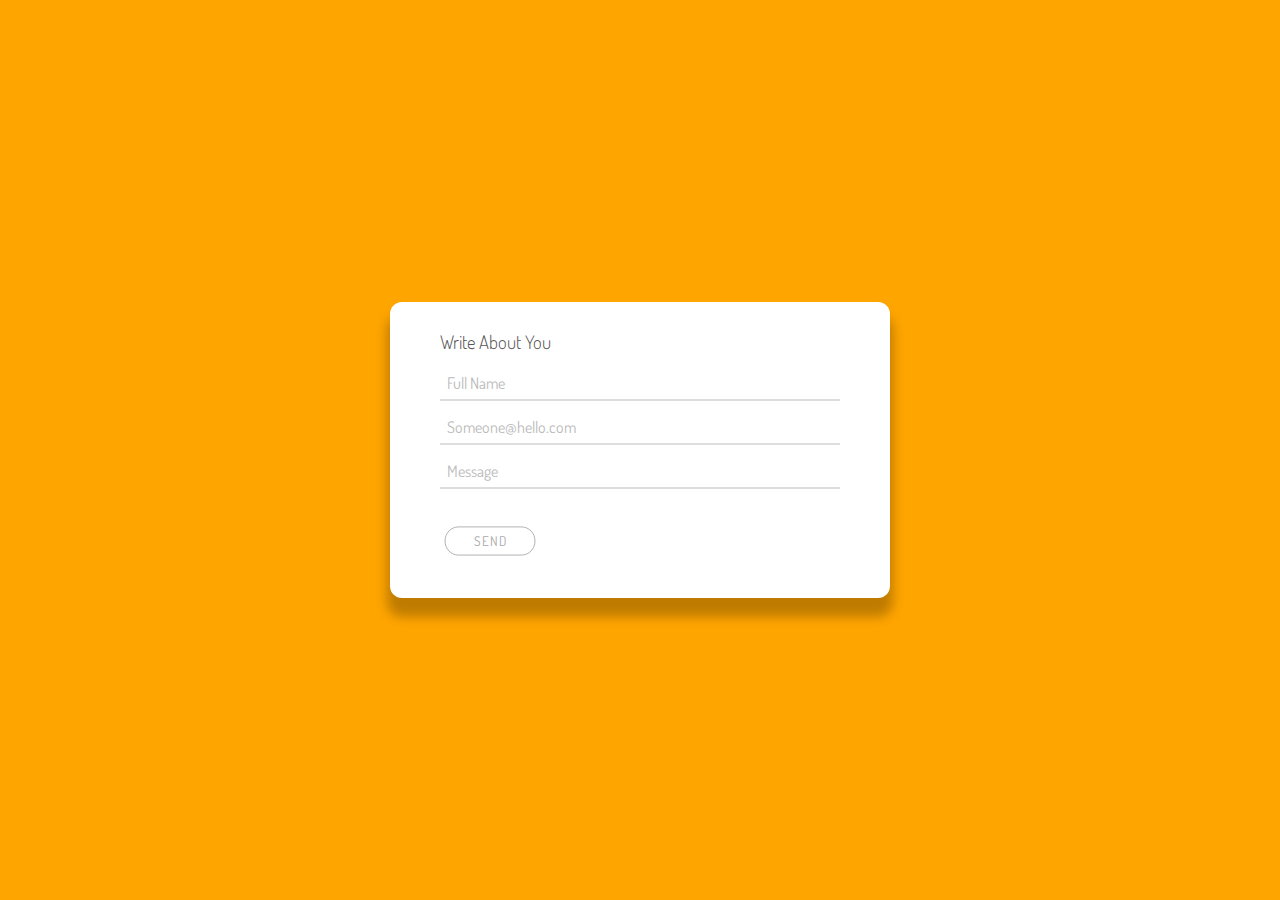
<file: index.html>
<!DOCTYPE html>
<html lang="en">
<head>
    <meta charset="UTF-8">
    <meta name="viewport" content="width=device-width, initial-scale=1.0">
    <meta http-equiv="X-UA-Compatible" content="ie=edge">
    <title>About You Form</title>
    <link href="https://fonts.googleapis.com/css?family=Dosis:500" rel="stylesheet">
    <link rel="stylesheet" href="css/main.css">
    <script src="js/anime.js"></script>
</head>
<body>
    <main id="main-body">
        <section id="about-card" class="wg-card">
            <h3 class="wg-heading">Write About You</h3> 
            <form class="form-style-3" method="POST">
                <input type="text" placeholder="Full Name" class="form-control is-block" name="name" id="name">
                <input type="email" placeholder="Someone@hello.com" class="form-control is-block" name="email" id="email">
                <input type="message" placeholder="Message" class="form-control is-block" name="message" id="message">
                <br>
                <button class="anim-btn">
                    <svg width="100" height="32" viewBox="-5 0 110 32" fill="none" xmlns="http://www.w3.org/2000/svg">
                        <path d="M0.5 16C0.5 7.41846 7.14959 0.5 15.3061 0.5H84.6939C92.8504 0.5 99.5 7.41846 99.5 16C99.5 24.5815 92.8504 31.5 84.6939 31.5H15.3061C7.14959 31.5 0.5 24.5815 0.5 16Z"
                             stroke="#aaa" stroke-width="1" />

                        <path class="anim-btn-path" d="M0.5 16C0.5 7.41846 7.14959 0.5 15.3061 0.5H84.6939C92.8504 0.5 99.5 7.41846 99.5 16C99.5 24.5815 92.8504 31.5 84.6939 31.5H15.3061C7.14959 31.5 0.5 24.5815 0.5 16Z"
                             stroke-miterlimit="10" 
                             stroke-dashoffset="235" 
                             stroke-dasharray="235" stroke-width="3" />
                    </svg>
                    <span>
                        SEND
                    </span>
                </button>
            </form>
            <br>
        </section>
    </main>
</body>
</html>
</file>
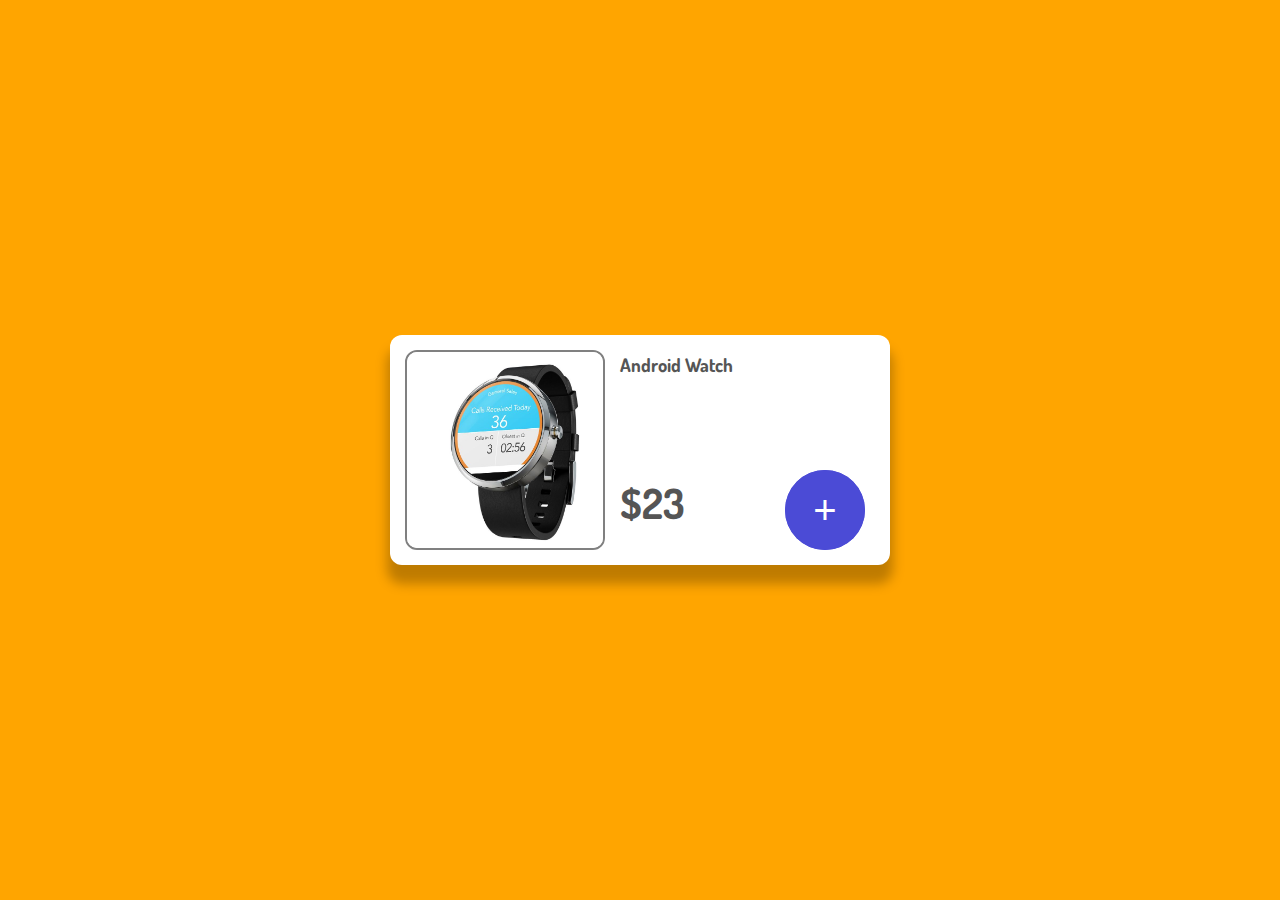
<file: cart-quantity.html>
<!DOCTYPE html>
<html lang="en">

<head>
    <meta charset="UTF-8">
    <meta name="viewport" content="width=device-width, initial-scale=1.0">
    <meta http-equiv="X-UA-Compatible" content="ie=edge">
    <title>Cart Quantity</title>
    <link href="https://fonts.googleapis.com/css?family=Dosis:500" rel="stylesheet">
    <link rel="stylesheet" href="css/main.css">
    <script src="js/anime.js"></script>
</head>

<body>
    <main id="main-body">
        <section class="wg-card shop-item-card">
            <img src="assets/images/android-watch.jpeg" alt="An Android Watch.">
            <div>
                <h3>Android Watch</h3>
                <div>
                    <h1 class="price-tag">$23</h1>
                    <div id="inc-holder">
                        <button id="minus">-</button>
                        <button id="quantity">1</button>
                        <button id="plus">+</button>
                    </div>
                </div>
            </div>
    </main>
</body>

</html>
</file>
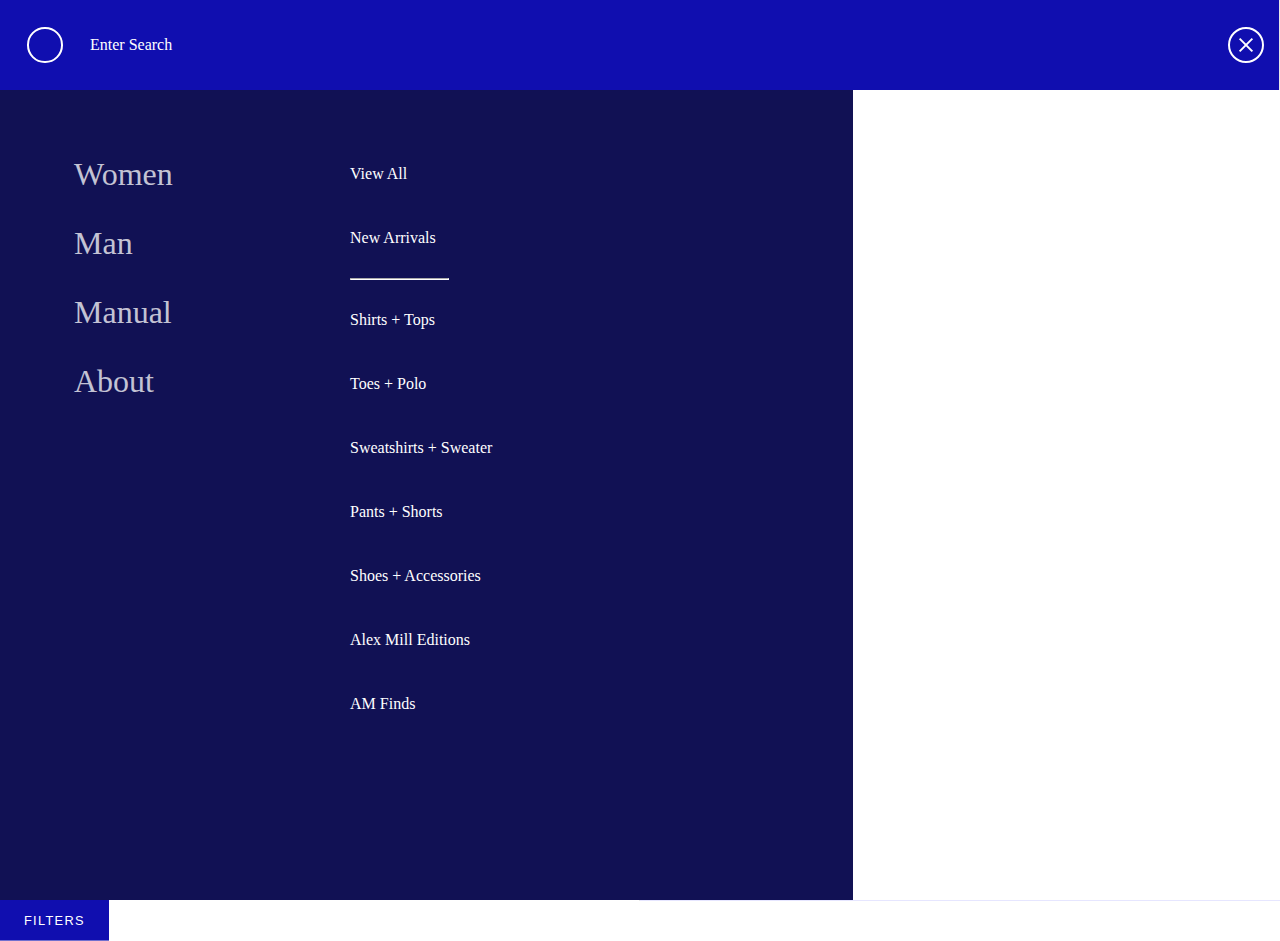
<file: product-gallery.html>
<!DOCTYPE html>
<html lang="en">
  <head>
    <meta charset="UTF-8" />
    <meta name="viewport" content="width=device-width, initial-scale=1.0" />
    <meta http-equiv="X-UA-Compatible" content="ie=edge" />
    <title>UI Design | Alexis Shop by Wigxel</title>
    <link rel="stylesheet" href="css/product-gallery.css" />
    <script src="js/product-gallery.js"></script>
  </head>

  <body>
    <header class="ax_header">
      <div class="z-upper">
        <div>
          <button class="menu-button" data-toggle="menu"></button>
          <input type="text" placeholder="Enter Search" />
          <button class="close-button" data-toggle="menu"></button>
        </div>
      </div>
      <section class="brand">
        <span>ALEX MILL</span>
      </section>
      <section>Contact Us</section>
      <section>Sign In</section>
      <section>My Bag</section>
    </header>

    <main class="ax_main">
      <div class="ax_menu_area">
        <section>
          <ul class="fancy-menu">
            <li>Women</li>
            <li>Man</li>
            <li>Manual</li>
            <li>About</li>
          </ul>
        </section>
        <section>
          <ul class="shop-cat">
            <li>View All</li>
            <li>New Arrivals</li>
            <li class="">
              <hr width="20%" align="left" style="border-color: white;" />
            </li>
            <li>Shirts + Tops</li>
            <li>Toes + Polo</li>
            <li>Sweatshirts + Sweater</li>
            <li>Pants + Shorts</li>
            <li>Shoes + Accessories</li>
            <li>Alex Mill Editions</li>
            <li>AM Finds</li>
          </ul>
        </section>
        <section>
          <div class="slider">
            <li class="slide-item">
              <div class="slide-content">
                <img src="./assets/images/outfit-6.jpg" />
                <article>
                  <h2 class="heading">Black Sweatshirts</h2>
                  <p class="">
                    Lorem ipsum dolor sit amet consectetur adipisicing elit.
                    Tenetur sapiente esse repellat qui ipsum. Tenetur ea odio
                    error, quis veritatis quasi illum dolor voluptatem
                    similique, sed libero veniam consectetur architecto!
                  </p>
                </article>
              </div>
            </li>
            <li class="slide-item">
              <div class="slide-content">
                <img src="./assets/images/outfit-5.jpg" />
                <article>
                  <h2 class="heading">Blue Sweatshirts</h2>
                  <p class="">
                    Lorem ipsum dolor sit amet consectetur adipisicing elit.
                    Tenetur sapiente esse repellat qui ipsum. Tenetur ea odio
                    error, quis veritatis quasi illum dolor voluptatem
                    similique, sed libero veniam consectetur architecto!
                  </p>
                </article>
              </div>
            </li>
            <li class="slide-item">
              <div class="slide-content">
                <img src="./assets/images/outfit-2.webp" />
                <article>
                  <h2 class="heading">Beanies</h2>
                  <p class="">
                    Lorem ipsum dolor sit amet consectetur adipisicing elit.
                    Tenetur sapiente esse repellat qui ipsum. Tenetur ea odio
                    error, quis veritatis quasi illum dolor voluptatem
                    similique, sed libero veniam consectetur architecto!
                  </p>
                </article>
              </div>
            </li>
          </div>
        </section>
      </div>
      <section class="ax_left">
        <div class="ax_left_container">
          <img
            class="ax_product_image"
            src="./assets/images/main_outfit.jpg"
            alt="Android watch"
          />
          <!-- <img class="ax_product_image" alt="Android watch" /> -->
          <h1 class="heading text-primary">Color the Way.</h1>
          <p class="paragraph">
            <span class="underlined text-primary">Discover Selection</span>
          </p>
        </div>
        <section class="ax_options">
          <button>FILTERS</button>
        </section>
      </section>
      <section class="ax_right">
        <aside class="">
          <header>OUTDOOR FOR WOMEN</header>
          <section class="scrollable">
            <section class="product-grid">
              <figure>
                <div>
                  <img src="./assets/images/outfit-1.webp" alt="" />
                  <figcaption>
                    Lorem ipsum dolor sit amet consectetur, adipisicing elit.
                  </figcaption>
                </div>
              </figure>
              <figure>
                <div>
                  <img src="./assets/images/outfit-2.webp" alt="" />
                  <figcaption>
                    Lorem ipsum dolor sit amet consectetur, adipisicing elit.
                  </figcaption>
                </div>
              </figure>
              <figure>
                <div>
                  <img src="./assets/images/outfit-3.webp" alt="" />
                  <figcaption>
                    Lorem ipsum dolor sit amet consectetur, adipisicing elit.
                  </figcaption>
                </div>
              </figure>
              <figure>
                <div>
                  <img src="./assets/images/outfit-4.webp" alt="" />
                  <figcaption>
                    Lorem ipsum dolor sit amet consectetur, adipisicing elit.
                  </figcaption>
                </div>
              </figure>
              <figure>
                <div>
                  <img src="./assets/images/outfit-5.jpg" alt="" />
                  <figcaption>
                    Lorem ipsum dolor sit amet consectetur, adipisicing elit.
                  </figcaption>
                </div>
              </figure>
              <figure>
                <div>
                  <img src="./assets/images/outfit-6.jpg" alt="" />
                  <figcaption>
                    Lorem ipsum dolor sit amet consectetur, adipisicing elit.
                  </figcaption>
                </div>
              </figure>
            </section>
          </section>
        </aside>
        <section class="rollout">
          <h1 class="heading">Play Transition</h1>
          <div style="width: min(500px, 50vw);">
            <h3 class="paragraph">
              To see the the transition in this area. Click on the image on the
              left.
            </h3>
            <p>
              Lorem ipsum dolor sit amet consectetur adipisicing elit. Excepturi
              cupiditate laboriosam commodi nam, velit perspiciatis.
              Exercitationem alias omnis corporis magni recusandae consequatur
              cum assumenda quibusdam, delectus pariatur commodi autem.
              Inventore.
            </p>
          </div>
        </section>
      </section>
    </main>
  </body>
</html>
</file>
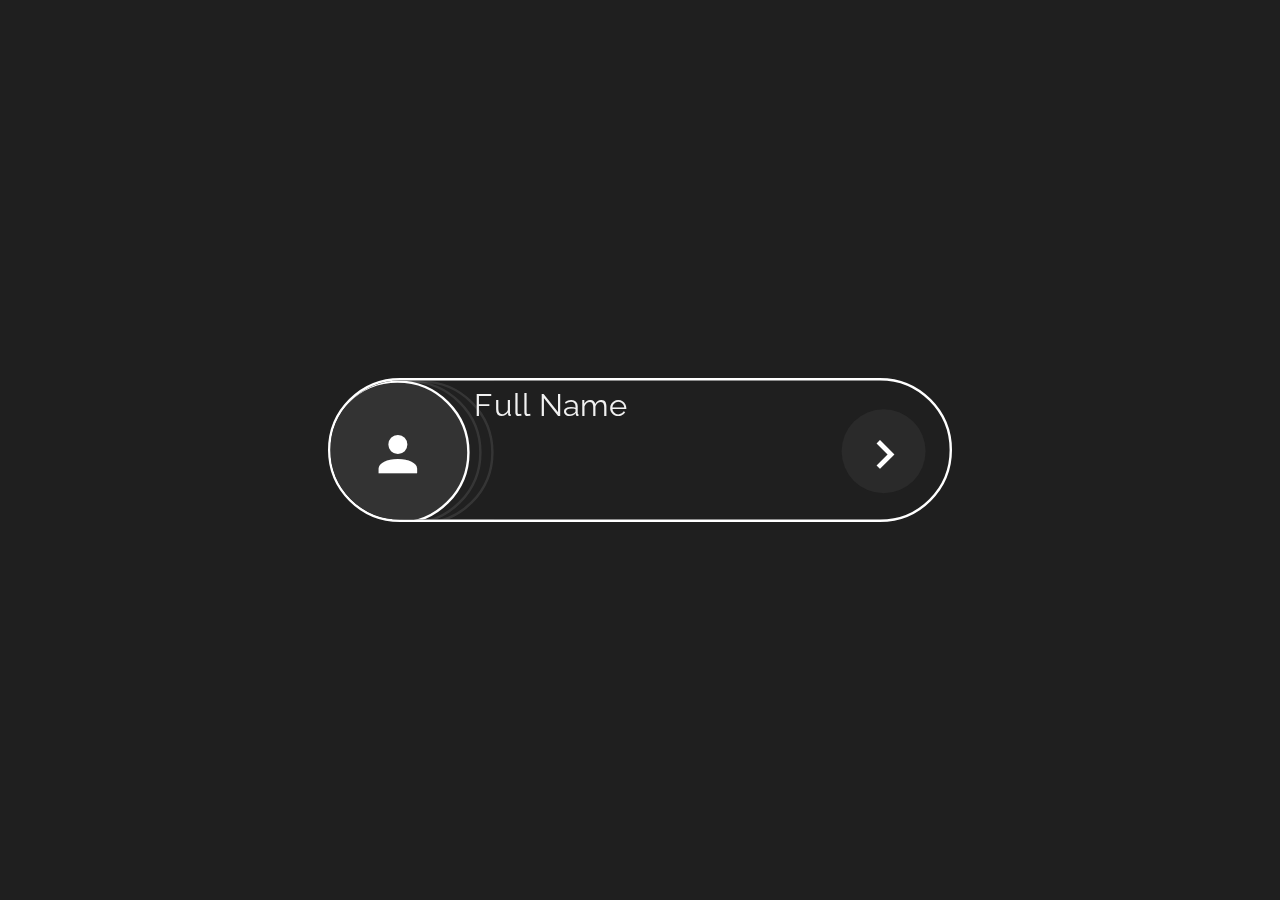
<file: single-signup.html>
<!DOCTYPE html>
<html lang="en">

<head>
    <meta charset="UTF-8">
    <meta name="viewport" content="width=device-width, initial-scale=1.0">
    <meta http-equiv="X-UA-Compatible" content="ie=edge">
    <title>About You Form</title>
    <link href="https://fonts.googleapis.com/css?family=Raleway:500" rel="stylesheet">
    <link rel="stylesheet" href="css/main.css">
    <link rel="stylesheet" href="css/materialdesignicons.min.css">
    <script src="js/anime.js"></script>
    <style>
        body {
            font-family: 'Raleway';
        }
    </style>
</head>

<body class="ss">
    <main id="main-body">
        <section>
            <div class="wg-ss__input">
                <span class="wg-ss__holder">
                    <div class="wg-ss__icon_holder">
                        <span class="wg-ss__icon mdi mdi-account mdi-24px mdi-light">
                        </span>
                        <span class="wg-ss__icon mdi mdi-email mdi-24px mdi-light">
                        </span>
                        <span class="wg-ss__icon mdi mdi-lock mdi-24px mdi-light">
                        </span>
                    </div>
                    <div class="wg-ss__text_holder">
                        <label for="">Email</label>
                        <span id="enter"></span>
                    </div>
                    <button class="wg-ss__submit mdi mdi-chevron-right mdi-24px mdi-light">
                    </button>
                </span>
                <div class="wg-ss__finished">Thanks</div>
            </div>
        </section>
    </main>
    <script>
        SS().init().on('error', function(err) {
                console.log(err)})
            .on('complete', (payload) => 
                console.log(payload));
    </script>
</body>

</html>
</file>
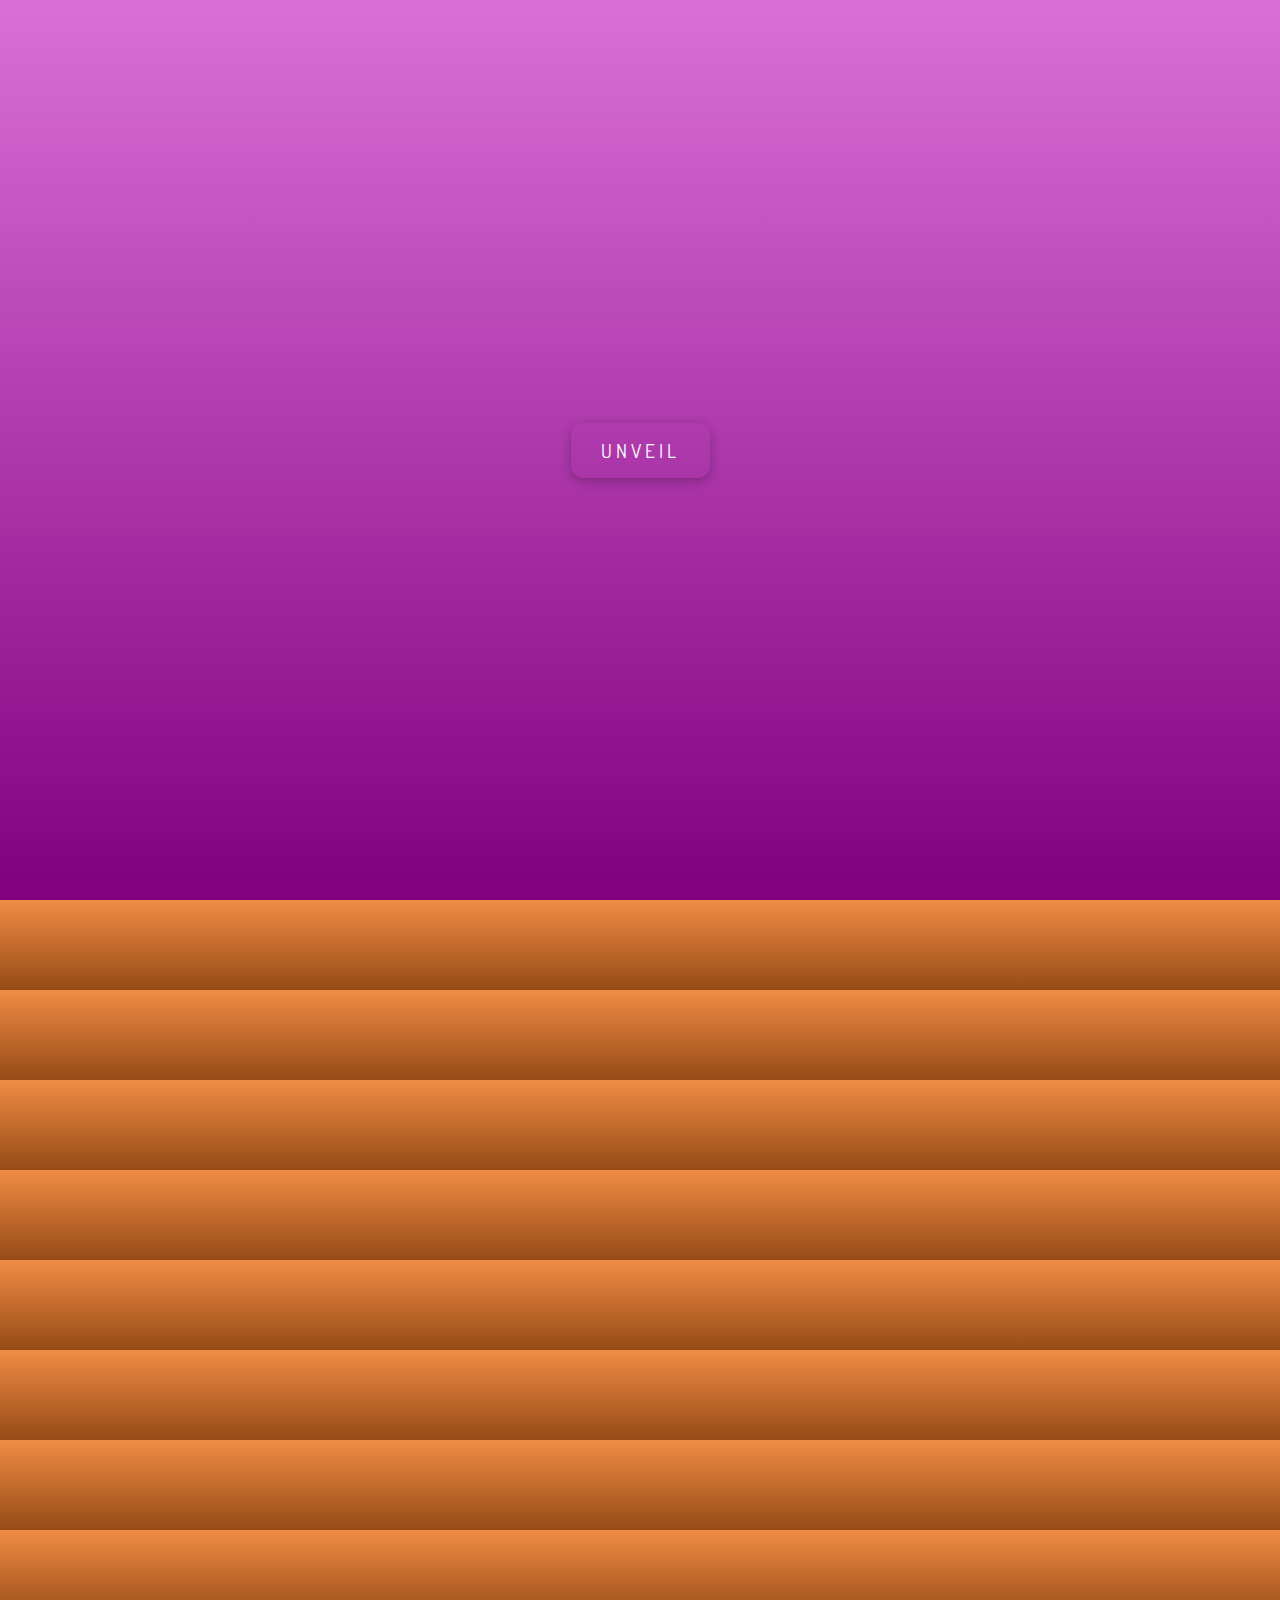
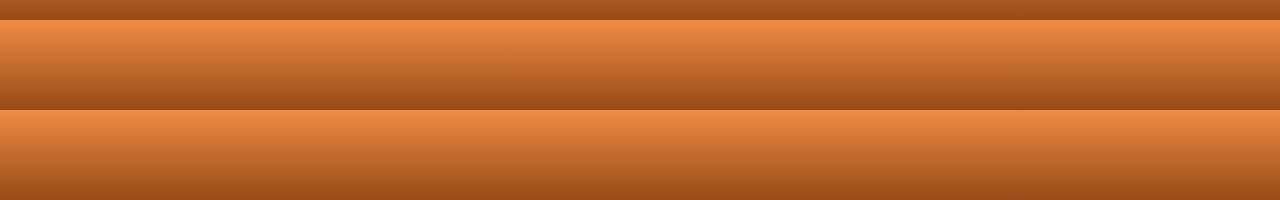
<file: unveiling.html>
<!DOCTYPE html>
<html lang="en">
<head>
    <meta charset="UTF-8">
    <meta name="viewport" content="width=device-width, initial-scale=1.0">
    <meta http-equiv="X-UA-Compatible" content="ie=edge">
    <title>Unvieling Window</title>
    <link href="https://fonts.googleapis.com/css?family=Dosis:500" rel="stylesheet">
    <link rel="stylesheet" href="css/main.css">
    <script src="js/anime.js">d</script>
</head>
<body>
    <section class="wg-window">
        <section class="holdr"> </section>
        <button>UNVEIL</button>
    </section>
    <section class="wg-window">
        <section class="holder"> </section>
        <button>UNVEIL</button>
    </section>
</body>
</html>
</file>
<file: css/main.css>
:root {
  --orange: orange;
  --light-gray: #ddd;
  --wg-ss-background: #1f1f1f;
}

.form-style-3 input.form-control {
  min-width: 220px;
  line-height: 30px;
  font-size: 1em;
  border-bottom: solid 2px var(--light-gray);
}

.form-style-3 input.form-control.is-block {
  display: block;
  margin-right: 0;
  width: 100%;
}


.form-style-3 input,
.form-style-3 textarea {
  color: #111;
  text-indent: 5px;
  outline: none;
  border: none;
  margin-right: 10px;
  margin-bottom: 10px;
  font-family: inherit;
  box-shadow: none !important;
  background-color: transparent;
}

.form-style-3 input::placeholder {
  color: #bbb;
}

.form-style-3 input.form-control[disabled] {
  background-color: white;
}

.input-group.search .form-control,
.input-group.search .input-group-button,
.input-group.search .input-group-addon {
  border: none;
  box-shadow: none;
}

.form-style-3 .anim-btn {
  width: 100px;
  height: 32px;
  border: none;
  position: relative;
  font-family: inherit;
  background: white;
  letter-spacing: 1px;
  color: #aaa;
}

.anim-btn span {
  position: relative;
  z-index: 3;
}

.anim-btn::after {
  position: absolute;
  content: "";
  opacity: 0;
  left: 50%;
  right: 50%;
  bottom: 0;
  top: 0;
  z-index: 1;
  border-radius: 30px;
  background-color: var(--orange);
  transition: all .3s ease-out;
}

.anim-btn.active::after {
  opacity: 1;
  left: 0%;
  right: 0%;
}

.anim-btn.active span {
  color: white;
}

.anim-btn svg {
  position: absolute;
  top: 0;
  left: 0;
}

.anim-btn .anim-btn-path {
  stroke-dasharray: 235px;
  stroke-dashoffset: 235px;
  stroke: var(--orange);
  transition: stroke-dashoffset .3s ease-out;
}

.form-style-3 textarea.form-control {
  width: 100%;
  line-height: 30px;
}

/* UNVIEL */
.wg-window {
  /* background: gray; */
  height: 100vh;
  position: relative;
  width: 100vw;
  display: flex;
  justify-content: center;
  align-items: center;
  background-image: linear-gradient(orchid, purple);
}

.wg-window:nth-child(2) {
  background-image: linear-gradient(lightblue, dodgerblue);
}

.wg-window>.holder {
  z-index: 2;
  overflow: hidden;
  position: absolute;
  perspective: 400px;
  top: 0;
  left: 0;
  right: 0;
  bottom: 0;
}

.wg-window .holder>div {
  transform: rotateX(0deg);
  transform-style: preserve-3d;
  transition: transform .3s ease-out;
  background-image: linear-gradient(0deg, rgb(150, 75, 22), rgb(240, 140, 69));
}

@keyframes one-side-fall {
  0% {
    transform: translateY(0vh) rotate(0deg);
    opacity: 1;
  }

  5% {
    transform: rotate(12deg)
  }

  10% {
    transform: rotate(30deg)
  }

  15% {
    transform: rotate(35deg)
  }

  50% {
    transform: translateY(100vh);
    opacity: 0;
  }
}

.wg-window>button {
  background: transparent;
  letter-spacing: 4px;
  font-size: larger;
  font-family: 'Dosis';
  box-shadow: 0 3px 12px rgba(0, 0, 0, 0.248);
  padding: 15px 30px;
  border-radius: 12px;
  color: white;
  border: none;
  transform: translate(0, 0, 0);
  transform-origin: top left;
}

.one-side-fall {
  animation: one-side-fall 1.2s 1 forwards linear;
}

/* END UNVIEL */

/* CART QUANTITY */
.shop-item-card.wg-card {
  display: flex;
  padding: 15px;
}

.shop-item-card img {
  width: 200px;
  height: 200px;
  border: solid 2px gray;
  border-radius: 12px;
  flex: 0 0 200px;
}

.shop-item-card>div {
  flex: 1 0 auto;
  padding: 0 10px 0 15px;
  display: flex;
  justify-content: space-between;
  flex-direction: column;
}

.shop-item-card>div h3 {
  margin: 0 0 10px 0;
}

.shop-item-card>div>div {
  display: flex;
  justify-content: space-between;
}

.shop-item-card .price-tag {
  font-size: 2.6em;
  margin: 0;
}

#inc-holder {
  width: 80px;
  height: 80px;
  border-radius: 40px;
  line-height: 80px;
  color: white;
  position: relative;
  text-align: center;
}

#inc-holder.is-set #minus {
  transform: scale(0.5) translateX(-50%);
  transform-origin: center left;
  z-index: 2;
  color: #333;
  background-color: white;
  border: solid 3px #333;
}

#inc-holder.is-set #plus {
  transform: scale(0.5) translateX(50%);
  transform-origin: center right;
  z-index: 3;
  transition: transform .3s ease-out;
}

#inc-holder.is-set #plus:hover {
  transform: scale(.53) translateX(50%);
}

#inc-holder #quantity {
  opacity: 0;
  font-family: inherit;
  transform: translateX(10px);
}

#inc-holder.is-set #quantity {
  background: #ddd;
  z-index: 0;
  opacity: 1;
  transform: translateX(0);
  color: rgba(0, 0, 255, 0.507);
}

button {
  outline: none;
}

#inc-holder button {
  width: 80px;
  height: 80px;
  font-size: 40px;
  color: inherit;
  border: none;
  top: 0;
  left: 0;
  border-radius: 40px;
  display: block;
  transition: all .3s ease-out;
  position: absolute;
  background: rgb(75, 75, 214);
}

/* CART QUANTITY END  */

/* SINGLE SIGNUP */
.wg-ss__input {
  height: 60px;
  position: relative;
  overflow: hidden;
  min-width: 260px;
  border-radius: 50px;
  border: solid 1px white;
  display: flex;
  align-items: center;
  box-sizing: border-box;
  animation-delay: 300ms;
  transform: scale(2.4);
  transition: width .3s cubic-bezier(0.07, 0.27, 0.15, 0.95);
}

.wg-ss__input>input {
  width: 0.1px;
  height: 0.1px;
  opacity: 0;
}

.wg-ss__holder {
  width: 100%;
  padding-right: 50px;
  padding-left: 50px;
  display: flex;
  align-items: center;
}

.wg-ss__icon_holder {
  background: green;
  width: 15px;
}

.wg-ss__icon_holder>.wg-ss__icon {
  position: absolute !important;
  top: 0;
  left: 0;
  z-index: 0;
}

.wg-ss__icon {
  width: 60px;
  height: 60px;
  margin-left: -2px;
  z-index: 4;
  display: block;
  box-sizing: border-box;
  text-align: center;
  flex: 0 0 60px;
  line-height: 60px;
  border-radius: 40px;
  border: solid 1px white;
  background-color: var(--w-ss-background, #333);
  transition: all .3s cubic-bezier(0.7, 0.1, 0.27, 0.99);
}

.wg-ss__text_holder {
  position: absolute;
  white-space: nowrap;
}

.wg-ss__text_holder #enter,
.wg-ss__text_holder input {
  border: none;
  position: relative;
  height: 30px;
  color: white;
  font-size: 1.2rem;
  background-color: transparent;
}

.wg-ss__text_holder #enter::after {
  top: 0;
  bottom: 0;
  width: 1px;
  right: -2px;
  content: "";
  opacity: 0;
  position: absolute;
  background-color: white;
}

.wg-ss__input.focused #enter::after {
  animation: blink 1s linear 1s infinite normal both;
}

@keyframes blink {
  from { opacity: 1 }
  to {opacity: 0}
}

.wg-ss__text_holder #enter {
  margin-left: 10px;
}

.wg-ss__text_holder #enter .dots {
  width: 15px;
  height: 15px;
  background: white;
  display: inline-block;
  margin-right: 3px;
  border-radius: 50px;
}

.wg-ss__text_holder input {
  width: 1px;
}

.wg-ss__text_holder input:focus {
  outline: none !important;
}

.wg-ss__text_holder label {
  display: block;
  color: #f1f1f1;
  text-transform: capitalize;
  font-size: 0.8rem;
  text-indent: 10px;
  margin-top: -5px;
}

.wg-ss__submit {
  width: 35px;
  height: 35px;
  margin: 0 10px 0 0px;
  flex: 0 0 35px;
  border: none;
  display: block;
  box-sizing: border-box;
  text-align: center;
  position: absolute;
  right: 0;
  line-height: 1.5;
  border-radius: 40px;
  background-color: #2a2a2a;
  transition: .3s;
  animation-delay: 300ms;
}

.wg-ss__submit:focus {
  transform: scale(0.8);
}

.shake {
  animation-name: hr-shaking;
  animation-iteration-count: 1;
  animation-duration: 300ms;
  animation-timing-function: ease-out;
}

.wg-ss__input.wiggle {
  animation-name: wg-ss_wiggle;
  animation-iteration-count: 1;
  animation-duration: 300ms;
  animation-timing-function: cubic-bezier(0.01, 0.14, 0.56, 1.74);
}

@keyframes hr-shaking {
  0% {
    transform: rotate(0)
  }

  50% {
    transform: rotate(-35deg)
  }

  100% {
    transform: rotate(0deg)
  }
}

@keyframes wg-ss_wiggle {
  0% {
    transform: scale(2.5) translateX(0)
  }

  25% {
    transform: scale(2.5) translateX(-15px)
  }

  50% {
    transform: scale(2.5) translateX(0px)
  }

  75% {
    transform: scale(2.5) translateX(15px)
  }

  100% {
    transform: scale(2.5) translateX(0)
  }
}

.wg-ss__input .wg-ss__finished {
  color: white;
  position: absolute;
  z-index: 100;
  opacity: 0;
  top: 0;
  right: 0;
  bottom: 0;
  left: 0;
  display: flex;
  justify-content: center;
  align-items: center;
  pointer-events: none;
}
.wg-ss__input.finishd, 
.wg-ss__finished {
  transition: all 1s ease-out;
}

.wg-ss__input.finished {
  border-width: 0;
}

.wg-ss__input.finished .wg-ss__finished {
  opacity: 1;
}
/* END SINGLE SIGNUP */
button.no-style,
button[ghost] {
  border: none;
  background: transparent;
}

.circular-btn,
.md-btn-circle,
.circle-btn,
.btn-circle {
  width: 50px;
  height: 50px;
  box-sizing: border-box;
  transition: all 0.3s ease-out 0s;
  background: white;
  color: yellowgreen;
  line-height: 50px;
  border-radius: 50%;
}

.circular-btn:hover,
.md-btn-circle:hover,
.circular-btn.set,
.set.md-btn-circle,
.circle-btn:hover,
.circle-btn.set,
.btn-circle:hover,
.btn-circle.set {
  background: rgba(154, 205, 50, 0.45);
  color: white;
}

.bordered-btn,
.bdd-btn {
  transition: background 0.3s ease-out 0s;
  background: #0084cd;
  color: #f8f8f8;
  border: none;
  border: solid 3px white;
  transform: translate3d(0, 0, 0);
  box-shadow: 0 0 0 transparent;
  transition-property: color, box-shadow, transform;
}

.bordered-btn.bdd-primary,
.bdd-btn.bdd-primary {
  background: #0084cd;
}

.bordered-btn.bdd-primary:hover,
.bdd-btn.bdd-primary:hover {
  transform: translate3d(0, 10px, 0);
  background-color: #01a5ff;
}

.bordered-btn:hover,
.bdd-btn:hover {
  color: white;
  box-shadow: 0 3px 3px rgba(51, 51, 51, 0.35);
  background: #01a5ff;
}

.md-btn,
.md-btn-circle {
  transition: background 0.3s ease-out 0s;
  background: #0084cd;
  color: whitesmoke;
  border: none;
  transition-property: color, box-shadow;
  box-shadow: 0 2px 5px rgba(0, 0, 0, 0.57);
}

.md-btn:hover,
.md-btn-circle:hover {
  color: white;
  background: #0084cd;
}

.btn-outline {
  color: #555;
  border-color: #555;
  border: solid 2px;
  background-color: transparent;
  transition: all .3s ease-out;
}

.btn-outline.radius {
  border-radius: 30px;
}

.btn-outline:hover {
  border-color: #0084cd;
  color: #0084cd;
}

dl {
  margin-bottom: 5px;
  display: block;
  clear: both;
  position: relative;
}

dl dt {
  float: left;
  font-weight: bold;
  margin-right: 10px;
  padding: 5px;
}

dl dd {
  margin: 2px 0;
  padding: 5px 0;
}

dl.space {
  width: 100%;
}

dl.space dt {
  width: 30%;
  margin: 0;
}

dl.space dd {
  width: 60%;
  margin-left: 30%;
}

.m-0 {
  margin: 0;
}

.p-0 {
  padding: 0;
}

.m-bottom-5 {
  margin-bottom: 5px;
}

.m-bottom-i-5 {
  margin-bottom: -5px;
}

.m-top-5 {
  margin-top: 5px;
}

.m-top-i-5 {
  margin-top: -5px;
}

.m-left-5 {
  margin-left: 5px;
}

.m-left-i-5 {
  margin-left: -5px;
}

.m-right-5 {
  margin-right: 5px;
}

.m-right-i-5 {
  margin-right: -5px;
}

.m-5 {
  margin: 5px;
}

.m-l-5 {
  margin-left: 5px;
}

.m-r-5 {
  margin-right: 5px;
}

.m-b-5 {
  margin-bottom: 5px;
}

.p-5,
.tag {
  padding: 5px;
}

.p-l-5 {
  padding-left: 5px;
}

.p-r-5 {
  padding-right: 5px;
}

.p-t-5 {
  padding-top: 5px;
}

.p-b-5 {
  padding-bottom: 5px;
}

.m-bottom-10 {
  margin-bottom: 10px;
}

.m-bottom-i-10 {
  margin-bottom: -10px;
}

.m-top-10 {
  margin-top: 10px;
}

.m-top-i-10 {
  margin-top: -10px;
}

.m-left-10 {
  margin-left: 10px;
}

.m-left-i-10 {
  margin-left: -10px;
}

.m-right-10 {
  margin-right: 10px;
}

.m-right-i-10 {
  margin-right: -10px;
}

.m-10 {
  margin: 10px;
}

.m-l-10 {
  margin-left: 10px;
}

.m-r-10 {
  margin-right: 10px;
}

.m-b-10 {
  margin-bottom: 10px;
}

.p-10 {
  padding: 10px;
}

.p-l-10 {
  padding-left: 10px;
}

.p-r-10 {
  padding-right: 10px;
}

.p-t-10 {
  padding-top: 10px;
}

.p-b-10 {
  padding-bottom: 10px;
}

.m-bottom-15 {
  margin-bottom: 15px;
}

.m-bottom-i-15 {
  margin-bottom: -15px;
}

.m-top-15 {
  margin-top: 15px;
}

.m-top-i-15 {
  margin-top: -15px;
}

.m-left-15 {
  margin-left: 15px;
}

.m-left-i-15 {
  margin-left: -15px;
}

.m-right-15 {
  margin-right: 15px;
}

.m-right-i-15 {
  margin-right: -15px;
}

.m-15 {
  margin: 15px;
}

.m-l-15 {
  margin-left: 15px;
}

.m-r-15 {
  margin-right: 15px;
}

.m-b-15 {
  margin-bottom: 15px;
}

.p-15 {
  padding: 15px;
}

.p-l-15,
.block-quote {
  padding-left: 15px;
}

.p-r-15,
.block-quote {
  padding-right: 15px;
}

.p-t-15 {
  padding-top: 15px;
}

.p-b-15 {
  padding-bottom: 15px;
}

.m-bottom-20 {
  margin-bottom: 20px;
}

.m-bottom-i-20 {
  margin-bottom: -20px;
}

.m-top-20 {
  margin-top: 20px;
}

.m-top-i-20 {
  margin-top: -20px;
}

.m-left-20 {
  margin-left: 20px;
}

.m-left-i-20 {
  margin-left: -20px;
}

.m-right-20 {
  margin-right: 20px;
}

.m-right-i-20 {
  margin-right: -20px;
}

.m-20 {
  margin: 20px;
}

.m-l-20 {
  margin-left: 20px;
}

.m-r-20 {
  margin-right: 20px;
}

.m-b-20 {
  margin-bottom: 20px;
}

.p-20 {
  padding: 20px;
}

.p-l-20 {
  padding-left: 20px;
}

.p-r-20 {
  padding-right: 20px;
}

.p-t-20 {
  padding-top: 20px;
}

.p-b-20 {
  padding-bottom: 20px;
}

.m-bottom-25 {
  margin-bottom: 25px;
}

.m-bottom-i-25 {
  margin-bottom: -25px;
}

.m-top-25 {
  margin-top: 25px;
}

.m-top-i-25 {
  margin-top: -25px;
}

.m-left-25 {
  margin-left: 25px;
}

.m-left-i-25 {
  margin-left: -25px;
}

.m-right-25 {
  margin-right: 25px;
}

.m-right-i-25 {
  margin-right: -25px;
}

.m-25 {
  margin: 25px;
}

.m-l-25 {
  margin-left: 25px;
}

.m-r-25 {
  margin-right: 25px;
}

.m-b-25 {
  margin-bottom: 25px;
}

.p-25 {
  padding: 25px;
}

.p-l-25 {
  padding-left: 25px;
}

.p-r-25 {
  padding-right: 25px;
}

.p-t-25 {
  padding-top: 25px;
}

.p-b-25 {
  padding-bottom: 25px;
}

.m-bottom-30 {
  margin-bottom: 30px;
}

.m-bottom-i-30 {
  margin-bottom: -30px;
}

.m-top-30 {
  margin-top: 30px;
}

.m-top-i-30 {
  margin-top: -30px;
}

.m-left-30 {
  margin-left: 30px;
}

.m-left-i-30 {
  margin-left: -30px;
}

.m-right-30 {
  margin-right: 30px;
}

.m-right-i-30 {
  margin-right: -30px;
}

.m-30 {
  margin: 30px;
}

.m-l-30 {
  margin-left: 30px;
}

.m-r-30 {
  margin-right: 30px;
}

.m-b-30 {
  margin-bottom: 30px;
}

.p-30 {
  padding: 30px;
}

.p-l-30 {
  padding-left: 30px;
}

.p-r-30 {
  padding-right: 30px;
}

.p-t-30 {
  padding-top: 30px;
}

.p-b-30 {
  padding-bottom: 30px;
}

.m-bottom-35 {
  margin-bottom: 35px;
}

.m-bottom-i-35 {
  margin-bottom: -35px;
}

.m-top-35 {
  margin-top: 35px;
}

.m-top-i-35 {
  margin-top: -35px;
}

.m-left-35 {
  margin-left: 35px;
}

.m-left-i-35 {
  margin-left: -35px;
}

.m-right-35 {
  margin-right: 35px;
}

.m-right-i-35 {
  margin-right: -35px;
}

.m-35 {
  margin: 35px;
}

.m-l-35 {
  margin-left: 35px;
}

.m-r-35 {
  margin-right: 35px;
}

.m-b-35 {
  margin-bottom: 35px;
}

.p-35 {
  padding: 35px;
}

.p-l-35 {
  padding-left: 35px;
}

.p-r-35 {
  padding-right: 35px;
}

.p-t-35 {
  padding-top: 35px;
}

.p-b-35 {
  padding-bottom: 35px;
}

.m-bottom-40 {
  margin-bottom: 40px;
}

.m-bottom-i-40 {
  margin-bottom: -40px;
}

.m-top-40 {
  margin-top: 40px;
}

.m-top-i-40 {
  margin-top: -40px;
}

.m-left-40 {
  margin-left: 40px;
}

.m-left-i-40 {
  margin-left: -40px;
}

.m-right-40 {
  margin-right: 40px;
}

.m-right-i-40 {
  margin-right: -40px;
}

.m-40 {
  margin: 40px;
}

.m-l-40 {
  margin-left: 40px;
}

.m-r-40 {
  margin-right: 40px;
}

.m-b-40 {
  margin-bottom: 40px;
}

.p-40 {
  padding: 40px;
}

.p-l-40 {
  padding-left: 40px;
}

.p-r-40 {
  padding-right: 40px;
}

.p-t-40 {
  padding-top: 40px;
}

.p-b-40 {
  padding-bottom: 40px;
}

.m-bottom-45 {
  margin-bottom: 45px;
}

.m-bottom-i-45 {
  margin-bottom: -45px;
}

.m-top-45 {
  margin-top: 45px;
}

.m-top-i-45 {
  margin-top: -45px;
}

.m-left-45 {
  margin-left: 45px;
}

.m-left-i-45 {
  margin-left: -45px;
}

.m-right-45 {
  margin-right: 45px;
}

.m-right-i-45 {
  margin-right: -45px;
}

.m-45 {
  margin: 45px;
}

.m-l-45 {
  margin-left: 45px;
}

.m-r-45 {
  margin-right: 45px;
}

.m-b-45 {
  margin-bottom: 45px;
}

.p-45 {
  padding: 45px;
}

.p-l-45 {
  padding-left: 45px;
}

.p-r-45 {
  padding-right: 45px;
}

.p-t-45 {
  padding-top: 45px;
}

.p-b-45 {
  padding-bottom: 45px;
}

.m-bottom-50 {
  margin-bottom: 50px;
}

.m-bottom-i-50 {
  margin-bottom: -50px;
}

.m-top-50 {
  margin-top: 50px;
}

.m-top-i-50 {
  margin-top: -50px;
}

.m-left-50 {
  margin-left: 50px;
}

.m-left-i-50 {
  margin-left: -50px;
}

.m-right-50 {
  margin-right: 50px;
}

.m-right-i-50 {
  margin-right: -50px;
}

.m-50 {
  margin: 50px;
}

.m-l-50 {
  margin-left: 50px;
}

.m-r-50 {
  margin-right: 50px;
}

.m-b-50 {
  margin-bottom: 50px;
}

.p-50 {
  padding: 50px;
}

.p-l-50 {
  padding-left: 50px;
}

.p-r-50 {
  padding-right: 50px;
}

.p-t-50 {
  padding-top: 50px;
}

.p-b-50 {
  padding-bottom: 50px;
}

.m-bottom-55 {
  margin-bottom: 55px;
}

.m-bottom-i-55 {
  margin-bottom: -55px;
}

.m-top-55 {
  margin-top: 55px;
}

.m-top-i-55 {
  margin-top: -55px;
}

.m-left-55 {
  margin-left: 55px;
}

.m-left-i-55 {
  margin-left: -55px;
}

.m-right-55 {
  margin-right: 55px;
}

.m-right-i-55 {
  margin-right: -55px;
}

.m-55 {
  margin: 55px;
}

.m-l-55 {
  margin-left: 55px;
}

.m-r-55 {
  margin-right: 55px;
}

.m-b-55 {
  margin-bottom: 55px;
}

.p-55 {
  padding: 55px;
}

.p-l-55 {
  padding-left: 55px;
}

.p-r-55 {
  padding-right: 55px;
}

.p-t-55 {
  padding-top: 55px;
}

.p-b-55 {
  padding-bottom: 55px;
}

.m-bottom-60 {
  margin-bottom: 60px;
}

.m-bottom-i-60 {
  margin-bottom: -60px;
}

.m-top-60 {
  margin-top: 60px;
}

.m-top-i-60 {
  margin-top: -60px;
}

.m-left-60 {
  margin-left: 60px;
}

.m-left-i-60 {
  margin-left: -60px;
}

.m-right-60 {
  margin-right: 60px;
}

.m-right-i-60 {
  margin-right: -60px;
}

.m-60 {
  margin: 60px;
}

.m-l-60 {
  margin-left: 60px;
}

.m-r-60 {
  margin-right: 60px;
}

.m-b-60 {
  margin-bottom: 60px;
}

.p-60 {
  padding: 60px;
}

.p-l-60 {
  padding-left: 60px;
}

.p-r-60 {
  padding-right: 60px;
}

.p-t-60 {
  padding-top: 60px;
}

.p-b-60 {
  padding-bottom: 60px;
}

.m-bottom-65 {
  margin-bottom: 65px;
}

.m-bottom-i-65 {
  margin-bottom: -65px;
}

.m-top-65 {
  margin-top: 65px;
}

.m-top-i-65 {
  margin-top: -65px;
}

.m-left-65 {
  margin-left: 65px;
}

.m-left-i-65 {
  margin-left: -65px;
}

.m-right-65 {
  margin-right: 65px;
}

.m-right-i-65 {
  margin-right: -65px;
}

.m-65 {
  margin: 65px;
}

.m-l-65 {
  margin-left: 65px;
}

.m-r-65 {
  margin-right: 65px;
}

.m-b-65 {
  margin-bottom: 65px;
}

.p-65 {
  padding: 65px;
}

.p-l-65 {
  padding-left: 65px;
}

.p-r-65 {
  padding-right: 65px;
}

.p-t-65 {
  padding-top: 65px;
}

.p-b-65 {
  padding-bottom: 65px;
}

.m-bottom-70 {
  margin-bottom: 70px;
}

.m-bottom-i-70 {
  margin-bottom: -70px;
}

.m-top-70 {
  margin-top: 70px;
}

.m-top-i-70 {
  margin-top: -70px;
}

.m-left-70 {
  margin-left: 70px;
}

.m-left-i-70 {
  margin-left: -70px;
}

.m-right-70 {
  margin-right: 70px;
}

.m-right-i-70 {
  margin-right: -70px;
}

.m-70 {
  margin: 70px;
}

.m-l-70 {
  margin-left: 70px;
}

.m-r-70 {
  margin-right: 70px;
}

.m-b-70 {
  margin-bottom: 70px;
}

.p-70 {
  padding: 70px;
}

.p-l-70 {
  padding-left: 70px;
}

.p-r-70 {
  padding-right: 70px;
}

.p-t-70 {
  padding-top: 70px;
}

.p-b-70 {
  padding-bottom: 70px;
}

.m-bottom-75 {
  margin-bottom: 75px;
}

.m-bottom-i-75 {
  margin-bottom: -75px;
}

.m-top-75 {
  margin-top: 75px;
}

.m-top-i-75 {
  margin-top: -75px;
}

.m-left-75 {
  margin-left: 75px;
}

.m-left-i-75 {
  margin-left: -75px;
}

.m-right-75 {
  margin-right: 75px;
}

.m-right-i-75 {
  margin-right: -75px;
}

.m-75 {
  margin: 75px;
}

.m-l-75 {
  margin-left: 75px;
}

.m-r-75 {
  margin-right: 75px;
}

.m-b-75 {
  margin-bottom: 75px;
}

.p-75 {
  padding: 75px;
}

.p-l-75 {
  padding-left: 75px;
}

.p-r-75 {
  padding-right: 75px;
}

.p-t-75 {
  padding-top: 75px;
}

.p-b-75 {
  padding-bottom: 75px;
}

.m-bottom-80 {
  margin-bottom: 80px;
}

.m-bottom-i-80 {
  margin-bottom: -80px;
}

.m-top-80 {
  margin-top: 80px;
}

.m-top-i-80 {
  margin-top: -80px;
}

.m-left-80 {
  margin-left: 80px;
}

.m-left-i-80 {
  margin-left: -80px;
}

.m-right-80 {
  margin-right: 80px;
}

.m-right-i-80 {
  margin-right: -80px;
}

.m-80 {
  margin: 80px;
}

.m-l-80 {
  margin-left: 80px;
}

.m-r-80 {
  margin-right: 80px;
}

.m-b-80 {
  margin-bottom: 80px;
}

.p-80 {
  padding: 80px;
}

.p-l-80 {
  padding-left: 80px;
}

.p-r-80 {
  padding-right: 80px;
}

.p-t-80 {
  padding-top: 80px;
}

.p-b-80 {
  padding-bottom: 80px;
}

.m-bottom-85 {
  margin-bottom: 85px;
}

.m-bottom-i-85 {
  margin-bottom: -85px;
}

.m-top-85 {
  margin-top: 85px;
}

.m-top-i-85 {
  margin-top: -85px;
}

.m-left-85 {
  margin-left: 85px;
}

.m-left-i-85 {
  margin-left: -85px;
}

.m-right-85 {
  margin-right: 85px;
}

.m-right-i-85 {
  margin-right: -85px;
}

.m-85 {
  margin: 85px;
}

.m-l-85 {
  margin-left: 85px;
}

.m-r-85 {
  margin-right: 85px;
}

.m-b-85 {
  margin-bottom: 85px;
}

.p-85 {
  padding: 85px;
}

.p-l-85 {
  padding-left: 85px;
}

.p-r-85 {
  padding-right: 85px;
}

.p-t-85 {
  padding-top: 85px;
}

.p-b-85 {
  padding-bottom: 85px;
}

.m-bottom-90 {
  margin-bottom: 90px;
}

.m-bottom-i-90 {
  margin-bottom: -90px;
}

.m-top-90 {
  margin-top: 90px;
}

.m-top-i-90 {
  margin-top: -90px;
}

.m-left-90 {
  margin-left: 90px;
}

.m-left-i-90 {
  margin-left: -90px;
}

.m-right-90 {
  margin-right: 90px;
}

.m-right-i-90 {
  margin-right: -90px;
}

.m-90 {
  margin: 90px;
}

.m-l-90 {
  margin-left: 90px;
}

.m-r-90 {
  margin-right: 90px;
}

.m-b-90 {
  margin-bottom: 90px;
}

.p-90 {
  padding: 90px;
}

.p-l-90 {
  padding-left: 90px;
}

.p-r-90 {
  padding-right: 90px;
}

.p-t-90 {
  padding-top: 90px;
}

.p-b-90 {
  padding-bottom: 90px;
}

.m-bottom-95 {
  margin-bottom: 95px;
}

.m-bottom-i-95 {
  margin-bottom: -95px;
}

.m-top-95 {
  margin-top: 95px;
}

.m-top-i-95 {
  margin-top: -95px;
}

.m-left-95 {
  margin-left: 95px;
}

.m-left-i-95 {
  margin-left: -95px;
}

.m-right-95 {
  margin-right: 95px;
}

.m-right-i-95 {
  margin-right: -95px;
}

.m-95 {
  margin: 95px;
}

.m-l-95 {
  margin-left: 95px;
}

.m-r-95 {
  margin-right: 95px;
}

.m-b-95 {
  margin-bottom: 95px;
}

.p-95 {
  padding: 95px;
}

.p-l-95 {
  padding-left: 95px;
}

.p-r-95 {
  padding-right: 95px;
}

.p-t-95 {
  padding-top: 95px;
}

.p-b-95 {
  padding-bottom: 95px;
}

.m-bottom-100 {
  margin-bottom: 100px;
}

.m-bottom-i-100 {
  margin-bottom: -100px;
}

.m-top-100 {
  margin-top: 100px;
}

.m-top-i-100 {
  margin-top: -100px;
}

.m-left-100 {
  margin-left: 100px;
}

.m-left-i-100 {
  margin-left: -100px;
}

.m-right-100 {
  margin-right: 100px;
}

.m-right-i-100 {
  margin-right: -100px;
}

.m-100 {
  margin: 100px;
}

.m-l-100 {
  margin-left: 100px;
}

.m-r-100 {
  margin-right: 100px;
}

.m-b-100 {
  margin-bottom: 100px;
}

.p-100 {
  padding: 100px;
}

.p-l-100 {
  padding-left: 100px;
}

.p-r-100 {
  padding-right: 100px;
}

.p-t-100 {
  padding-top: 100px;
}

.p-b-100 {
  padding-bottom: 100px;
}

.block-quote {
  border: none;
}

.block-quote.bordered-left {
  border-left: solid 3px #ffee58;
}

.block-quote.bordered-right {
  border-right: solid 3px #ffee58;
}

.m-0 {
  margin: 0px;
}

.mt-0 {
  margin-top: 0px;
}

.mt-i-0 {
  margin-top: -0px;
}

.ml-0 {
  margin-left: 0px;
}

.ml-i-0 {
  margin-left: -0px;
}

.mr-0 {
  margin-right: 0px;
}

.mr-i-0 {
  margin-right: -0px;
}

.mb-0 {
  margin-bottom: 0px;
}

.mb-i-0 {
  margin-bottom: -0px;
}

.p-0 {
  padding: 0px;
}

.pt-0 {
  padding-top: 0px;
}

.pl-0 {
  padding-left: 0px;
}

.pr-0 {
  padding-right: 0px;
}

.pb-0 {
  padding-bottom: 0px;
}

.m-5 {
  margin: 5px;
}

.mt-5 {
  margin-top: 5px;
}

.mt-i-5 {
  margin-top: -5px;
}

.ml-5 {
  margin-left: 5px;
}

.ml-i-5 {
  margin-left: -5px;
}

.mr-5 {
  margin-right: 5px;
}

.mr-i-5 {
  margin-right: -5px;
}

.mb-5 {
  margin-bottom: 5px;
}

.mb-i-5 {
  margin-bottom: -5px;
}

.p-5,
.tag {
  padding: 5px;
}

.pt-5 {
  padding-top: 5px;
}

.pl-5 {
  padding-left: 5px;
}

.pr-5 {
  padding-right: 5px;
}

.pb-5 {
  padding-bottom: 5px;
}

.m-10 {
  margin: 10px;
}

.mt-10 {
  margin-top: 10px;
}

.mt-i-10 {
  margin-top: -10px;
}

.ml-10 {
  margin-left: 10px;
}

.ml-i-10 {
  margin-left: -10px;
}

.mr-10 {
  margin-right: 10px;
}

.mr-i-10 {
  margin-right: -10px;
}

.mb-10 {
  margin-bottom: 10px;
}

.mb-i-10 {
  margin-bottom: -10px;
}

.p-10 {
  padding: 10px;
}

.pt-10 {
  padding-top: 10px;
}

.pl-10 {
  padding-left: 10px;
}

.pr-10 {
  padding-right: 10px;
}

.pb-10 {
  padding-bottom: 10px;
}

.m-15 {
  margin: 15px;
}

.mt-15 {
  margin-top: 15px;
}

.mt-i-15 {
  margin-top: -15px;
}

.ml-15 {
  margin-left: 15px;
}

.ml-i-15 {
  margin-left: -15px;
}

.mr-15 {
  margin-right: 15px;
}

.mr-i-15 {
  margin-right: -15px;
}

.mb-15 {
  margin-bottom: 15px;
}

.mb-i-15 {
  margin-bottom: -15px;
}

.p-15 {
  padding: 15px;
}

.pt-15 {
  padding-top: 15px;
}

.pl-15,
.block-quote {
  padding-left: 15px;
}

.pr-15,
.block-quote {
  padding-right: 15px;
}

.pb-15 {
  padding-bottom: 15px;
}

.m-20 {
  margin: 20px;
}

.mt-20 {
  margin-top: 20px;
}

.mt-i-20 {
  margin-top: -20px;
}

.ml-20 {
  margin-left: 20px;
}

.ml-i-20 {
  margin-left: -20px;
}

.mr-20 {
  margin-right: 20px;
}

.mr-i-20 {
  margin-right: -20px;
}

.mb-20 {
  margin-bottom: 20px;
}

.mb-i-20 {
  margin-bottom: -20px;
}

.p-20 {
  padding: 20px;
}

.pt-20 {
  padding-top: 20px;
}

.pl-20 {
  padding-left: 20px;
}

.pr-20 {
  padding-right: 20px;
}

.pb-20 {
  padding-bottom: 20px;
}

.m-25 {
  margin: 25px;
}

.mt-25 {
  margin-top: 25px;
}

.mt-i-25 {
  margin-top: -25px;
}

.ml-25 {
  margin-left: 25px;
}

.ml-i-25 {
  margin-left: -25px;
}

.mr-25 {
  margin-right: 25px;
}

.mr-i-25 {
  margin-right: -25px;
}

.mb-25 {
  margin-bottom: 25px;
}

.mb-i-25 {
  margin-bottom: -25px;
}

.p-25 {
  padding: 25px;
}

.pt-25 {
  padding-top: 25px;
}

.pl-25 {
  padding-left: 25px;
}

.pr-25 {
  padding-right: 25px;
}

.pb-25 {
  padding-bottom: 25px;
}

.m-30 {
  margin: 30px;
}

.mt-30 {
  margin-top: 30px;
}

.mt-i-30 {
  margin-top: -30px;
}

.ml-30 {
  margin-left: 30px;
}

.ml-i-30 {
  margin-left: -30px;
}

.mr-30 {
  margin-right: 30px;
}

.mr-i-30 {
  margin-right: -30px;
}

.mb-30 {
  margin-bottom: 30px;
}

.mb-i-30 {
  margin-bottom: -30px;
}

.p-30 {
  padding: 30px;
}

.pt-30 {
  padding-top: 30px;
}

.pl-30 {
  padding-left: 30px;
}

.pr-30 {
  padding-right: 30px;
}

.pb-30 {
  padding-bottom: 30px;
}

.m-35 {
  margin: 35px;
}

.mt-35 {
  margin-top: 35px;
}

.mt-i-35 {
  margin-top: -35px;
}

.ml-35 {
  margin-left: 35px;
}

.ml-i-35 {
  margin-left: -35px;
}

.mr-35 {
  margin-right: 35px;
}

.mr-i-35 {
  margin-right: -35px;
}

.mb-35 {
  margin-bottom: 35px;
}

.mb-i-35 {
  margin-bottom: -35px;
}

.p-35 {
  padding: 35px;
}

.pt-35 {
  padding-top: 35px;
}

.pl-35 {
  padding-left: 35px;
}

.pr-35 {
  padding-right: 35px;
}

.pb-35 {
  padding-bottom: 35px;
}

.m-40 {
  margin: 40px;
}

.mt-40 {
  margin-top: 40px;
}

.mt-i-40 {
  margin-top: -40px;
}

.ml-40 {
  margin-left: 40px;
}

.ml-i-40 {
  margin-left: -40px;
}

.mr-40 {
  margin-right: 40px;
}

.mr-i-40 {
  margin-right: -40px;
}

.mb-40 {
  margin-bottom: 40px;
}

.mb-i-40 {
  margin-bottom: -40px;
}

.p-40 {
  padding: 40px;
}

.pt-40 {
  padding-top: 40px;
}

.pl-40 {
  padding-left: 40px;
}

.pr-40 {
  padding-right: 40px;
}

.pb-40 {
  padding-bottom: 40px;
}

.m-45 {
  margin: 45px;
}

.mt-45 {
  margin-top: 45px;
}

.mt-i-45 {
  margin-top: -45px;
}

.ml-45 {
  margin-left: 45px;
}

.ml-i-45 {
  margin-left: -45px;
}

.mr-45 {
  margin-right: 45px;
}

.mr-i-45 {
  margin-right: -45px;
}

.mb-45 {
  margin-bottom: 45px;
}

.mb-i-45 {
  margin-bottom: -45px;
}

.p-45 {
  padding: 45px;
}

.pt-45 {
  padding-top: 45px;
}

.pl-45 {
  padding-left: 45px;
}

.pr-45 {
  padding-right: 45px;
}

.pb-45 {
  padding-bottom: 45px;
}

.m-50 {
  margin: 50px;
}

.mt-50 {
  margin-top: 50px;
}

.mt-i-50 {
  margin-top: -50px;
}

.ml-50 {
  margin-left: 50px;
}

.ml-i-50 {
  margin-left: -50px;
}

.mr-50 {
  margin-right: 50px;
}

.mr-i-50 {
  margin-right: -50px;
}

.mb-50 {
  margin-bottom: 50px;
}

.mb-i-50 {
  margin-bottom: -50px;
}

.p-50 {
  padding: 50px;
}

.pt-50 {
  padding-top: 50px;
}

.pl-50 {
  padding-left: 50px;
}

.pr-50 {
  padding-right: 50px;
}

.pb-50 {
  padding-bottom: 50px;
}

.m-55 {
  margin: 55px;
}

.mt-55 {
  margin-top: 55px;
}

.mt-i-55 {
  margin-top: -55px;
}

.ml-55 {
  margin-left: 55px;
}

.ml-i-55 {
  margin-left: -55px;
}

.mr-55 {
  margin-right: 55px;
}

.mr-i-55 {
  margin-right: -55px;
}

.mb-55 {
  margin-bottom: 55px;
}

.mb-i-55 {
  margin-bottom: -55px;
}

.p-55 {
  padding: 55px;
}

.pt-55 {
  padding-top: 55px;
}

.pl-55 {
  padding-left: 55px;
}

.pr-55 {
  padding-right: 55px;
}

.pb-55 {
  padding-bottom: 55px;
}

.m-60 {
  margin: 60px;
}

.mt-60 {
  margin-top: 60px;
}

.mt-i-60 {
  margin-top: -60px;
}

.ml-60 {
  margin-left: 60px;
}

.ml-i-60 {
  margin-left: -60px;
}

.mr-60 {
  margin-right: 60px;
}

.mr-i-60 {
  margin-right: -60px;
}

.mb-60 {
  margin-bottom: 60px;
}

.mb-i-60 {
  margin-bottom: -60px;
}

.p-60 {
  padding: 60px;
}

.pt-60 {
  padding-top: 60px;
}

.pl-60 {
  padding-left: 60px;
}

.pr-60 {
  padding-right: 60px;
}

.pb-60 {
  padding-bottom: 60px;
}

.m-65 {
  margin: 65px;
}

.mt-65 {
  margin-top: 65px;
}

.mt-i-65 {
  margin-top: -65px;
}

.ml-65 {
  margin-left: 65px;
}

.ml-i-65 {
  margin-left: -65px;
}

.mr-65 {
  margin-right: 65px;
}

.mr-i-65 {
  margin-right: -65px;
}

.mb-65 {
  margin-bottom: 65px;
}

.mb-i-65 {
  margin-bottom: -65px;
}

.p-65 {
  padding: 65px;
}

.pt-65 {
  padding-top: 65px;
}

.pl-65 {
  padding-left: 65px;
}

.pr-65 {
  padding-right: 65px;
}

.pb-65 {
  padding-bottom: 65px;
}

.m-70 {
  margin: 70px;
}

.mt-70 {
  margin-top: 70px;
}

.mt-i-70 {
  margin-top: -70px;
}

.ml-70 {
  margin-left: 70px;
}

.ml-i-70 {
  margin-left: -70px;
}

.mr-70 {
  margin-right: 70px;
}

.mr-i-70 {
  margin-right: -70px;
}

.mb-70 {
  margin-bottom: 70px;
}

.mb-i-70 {
  margin-bottom: -70px;
}

.p-70 {
  padding: 70px;
}

.pt-70 {
  padding-top: 70px;
}

.pl-70 {
  padding-left: 70px;
}

.pr-70 {
  padding-right: 70px;
}

.pb-70 {
  padding-bottom: 70px;
}

.m-75 {
  margin: 75px;
}

.mt-75 {
  margin-top: 75px;
}

.mt-i-75 {
  margin-top: -75px;
}

.ml-75 {
  margin-left: 75px;
}

.ml-i-75 {
  margin-left: -75px;
}

.mr-75 {
  margin-right: 75px;
}

.mr-i-75 {
  margin-right: -75px;
}

.mb-75 {
  margin-bottom: 75px;
}

.mb-i-75 {
  margin-bottom: -75px;
}

.p-75 {
  padding: 75px;
}

.pt-75 {
  padding-top: 75px;
}

.pl-75 {
  padding-left: 75px;
}

.pr-75 {
  padding-right: 75px;
}

.pb-75 {
  padding-bottom: 75px;
}

.m-80 {
  margin: 80px;
}

.mt-80 {
  margin-top: 80px;
}

.mt-i-80 {
  margin-top: -80px;
}

.ml-80 {
  margin-left: 80px;
}

.ml-i-80 {
  margin-left: -80px;
}

.mr-80 {
  margin-right: 80px;
}

.mr-i-80 {
  margin-right: -80px;
}

.mb-80 {
  margin-bottom: 80px;
}

.mb-i-80 {
  margin-bottom: -80px;
}

.p-80 {
  padding: 80px;
}

.pt-80 {
  padding-top: 80px;
}

.pl-80 {
  padding-left: 80px;
}

.pr-80 {
  padding-right: 80px;
}

.pb-80 {
  padding-bottom: 80px;
}

.m-85 {
  margin: 85px;
}

.mt-85 {
  margin-top: 85px;
}

.mt-i-85 {
  margin-top: -85px;
}

.ml-85 {
  margin-left: 85px;
}

.ml-i-85 {
  margin-left: -85px;
}

.mr-85 {
  margin-right: 85px;
}

.mr-i-85 {
  margin-right: -85px;
}

.mb-85 {
  margin-bottom: 85px;
}

.mb-i-85 {
  margin-bottom: -85px;
}

.p-85 {
  padding: 85px;
}

.pt-85 {
  padding-top: 85px;
}

.pl-85 {
  padding-left: 85px;
}

.pr-85 {
  padding-right: 85px;
}

.pb-85 {
  padding-bottom: 85px;
}

.m-90 {
  margin: 90px;
}

.mt-90 {
  margin-top: 90px;
}

.mt-i-90 {
  margin-top: -90px;
}

.ml-90 {
  margin-left: 90px;
}

.ml-i-90 {
  margin-left: -90px;
}

.mr-90 {
  margin-right: 90px;
}

.mr-i-90 {
  margin-right: -90px;
}

.mb-90 {
  margin-bottom: 90px;
}

.mb-i-90 {
  margin-bottom: -90px;
}

.p-90 {
  padding: 90px;
}

.pt-90 {
  padding-top: 90px;
}

.pl-90 {
  padding-left: 90px;
}

.pr-90 {
  padding-right: 90px;
}

.pb-90 {
  padding-bottom: 90px;
}

.m-95 {
  margin: 95px;
}

.mt-95 {
  margin-top: 95px;
}

.mt-i-95 {
  margin-top: -95px;
}

.ml-95 {
  margin-left: 95px;
}

.ml-i-95 {
  margin-left: -95px;
}

.mr-95 {
  margin-right: 95px;
}

.mr-i-95 {
  margin-right: -95px;
}

.mb-95 {
  margin-bottom: 95px;
}

.mb-i-95 {
  margin-bottom: -95px;
}

.p-95 {
  padding: 95px;
}

.pt-95 {
  padding-top: 95px;
}

.pl-95 {
  padding-left: 95px;
}

.pr-95 {
  padding-right: 95px;
}

.pb-95 {
  padding-bottom: 95px;
}

.m-100 {
  margin: 100px;
}

.mt-100 {
  margin-top: 100px;
}

.mt-i-100 {
  margin-top: -100px;
}

.ml-100 {
  margin-left: 100px;
}

.ml-i-100 {
  margin-left: -100px;
}

.mr-100 {
  margin-right: 100px;
}

.mr-i-100 {
  margin-right: -100px;
}

.mb-100 {
  margin-bottom: 100px;
}

.mb-i-100 {
  margin-bottom: -100px;
}

.p-100 {
  padding: 100px;
}

.pt-100 {
  padding-top: 100px;
}

.pl-100 {
  padding-left: 100px;
}

.pr-100 {
  padding-right: 100px;
}

.pb-100 {
  padding-bottom: 100px;
}

.block-quote {
  border: none;
}

.block-quote.bordered-left {
  border-left: solid 3px #ffee58;
}

.block-quote.bordered-right {
  border-right: solid 3px #ffee58;
}

.mc {
  margin-right: auto;
  margin-left: auto;
}

.no-margin,
.m-n {
  margin: 0;
}

.no-padding,
.p-n {
  padding: 0;
}

.heading {
  -webkit-font-smoothing: anti-aliased;
  -moz-osx-font-smoothing: grayscale;
}

.tag {
  background: #0084cd;
  color: #ffee58;
  border-radius: 3px;
  line-height: 30px;
}

.text-center {
  text-align: center;
}

.text-right {
  text-align: right;
}

.text-left {
  text-align: left;
}

@keyframes resizeText {
  0% {
    font-size: 3em;
    text-shadow: 0px 0px 0 rgba(0, 0, 0, 0.3);
  }

  50% {
    font-size: 4em;
    text-shadow: 2px 4px 0 rgba(0, 0, 0, 0.3);
  }

  100% {
    font-size: 3em;
    text-shadow: 0px 0px 0 rgba(0, 0, 0, 0.3);
  }
}

@keyframes spin {
  0% {
    transform: rotate(0deg) scale(1);
    border: solid 2px;
    border-color: lime transparent;
  }

  50% {
    transform: rotate(360deg) scale(1);
    border: solid 3px;
    border-color: lime transparent;
  }

  70% {
    transform: rotate(0deg) scale(1.2);
    border: solid 2px;
    border-color: lime transparent;
  }

  80% {
    transform: rotate(0deg) scale(1.3);
    border: solid 4px;
    border-color: lime transparent;
  }

  90% {
    transform: rotate(80deg) scale(1);
    border: solid 4px;
    border-color: lime transparent;
  }

  100% {
    transform: rotate(0deg) scale(1);
    border: solid 2px;
    border-color: lime transparent;
  }
}

@keyframes wiggle {
  0% {
    left: 0px;
    position: absolute;
    transform: scale(1);
  }

  50% {
    left: 20px;
    position: absolute;
    transform: scale(1.3);
  }

  70% {
    left: 20px;
    position: absolute;
    transform: scale(1.2);
  }

  100% {
    left: 0px;
    position: absolute;
    transform: scale(1);
  }
}

@keyframes sliding {
  0% {
    background-position-x: 0px;
  }

  50% {
    background-position-x: 50px;
  }

  100% {
    background-position-x: 100px;
  }
}

@keyframes vibrate-vertical {
  0% {
    transform: translateY(0);
  }

  25% {
    transform: translateY(-10%);
  }

  50% {
    transform: translateY(0);
  }

  75% {
    transform: translateY(10%);
  }

  100% {
    transform: translate(0);
  }
}

@keyframes expand-contracts {
  0% {
    color: black;
    margin-left: 0px;
  }

  50% {
    color: lightblue;
    margin-lef: 0px;
    font-size: 3px;
  }

  75% {
    color: lightgreen;
    margin-left: 5px;
    font-size: larger;
  }

  80% {
    color: lightgreen;
    margin-left: 10px;
    font-size: large;
  }

  100% {
    color: limegreen;
    margin-left: 0px;
  }
}

body {
  margin: 0;
  color: #555;
  padding: 0;
  line-height: 1.6;
  font-weight: 400;
  background-color: orange;
  font-family: "Dosis", "Ubuntu", sans-serif;
}

body.ss {
  background: #1f1f1f;
}

* {
  box-sizing: border-box;
}

main>header {
  display: flex;
  background: url(/images/assets/nav.svg) no-repeat bottom right/679.97px 252.01px;
  top: 0;
  width: 100%;
  height: 131.5px;
  max-width: 100%;
  display: block;
  position: absolute;
  padding: 10px 15px;
}

main>header nav {
  left: 50%;
  width: 50%;
  height: 100%;
  display: flex;
  position: relative;
  align-items: flex-start;
  padding: 30px 0;
  justify-content: center;
}

main>header nav li {
  display: block;
}

main>header nav li a {
  color: #4C53B2;
  font-family: "Comfortaa";
  padding: 0 30px;
  line-height: 30px;
  font-size: 20px;
  text-decoration: none;
  display: block;
}

@media screen and (max-width: 578px) {
  main>header {
    background-size: 120%;
  }

  main>header nav {
    left: 0;
    width: 100%;
  }

  main>header nav li>a {
    font-size: 1.5rem;
  }
}

h1+p,
h2+p,
h3+p,
h4+p,
h5+p,
h6+p {
  margin-top: 0;
}

.large-banner {
  padding: 140px;
  min-height: 100vh;
  background: linear-gradient(180deg, #d8aac6, #4C53B2), url(/images/assets/photos/collage.jpg) no-repeat 0 0/cover;
  background-blend-mode: multiply;
}

.large-banner>article {
  color: white !important;
  width: 100%;
  max-width: 344px;
  font-size: 20px;
  background: none;
  color: #333;
}

.large-banner>article .title {
  font-size: 114px;
  font-family: 'Comfortaa';
  letter-spacing: -4px;
  margin-bottom: 0px;
  text-shadow: 0 0 12px rgba(0, 0, 0, 0.16);
}

@media screen and (max-width: 578px) {
  .large-banner {
    padding: 140px 15px;
  }
}

#main-body {
  display: flex;
  height: 100vh;
  align-items: center;
  justify-content: center;
}

#about-card {
  /* max-height: 300px; */
  /* flex: 0 1 300px; */
}

.wg-heading {
  font-weight: 300;
  margin-top: 10px;
  margin-bottom: 10px;
}

.wg-heading .wg-smaller {
  display: block;
  font-size: .5em;
}

.wg-heading+p {
  font-size: 1.2em;
  text-align: center;
}

@media screen and (max-width: 578px) {
  .wg-heading {
    font-size: 3rem;
  }

  .wg-heading .wg-smaller {
    font-size: 2rem;
  }

  .wg-heading+p {
    font-size: 1.5rem;
  }
}

.wg-card {
  width: 500px;
  border-radius: 12px;
  margin: 5px;
  padding: 15px 50px;
  /* box-sizing: content-box; */
  box-shadow: 0 16px 12px 3px rgba(0, 0, 0, 0.253);
  background: white;
}

.wg-card .avatar {
  width: 200px;
  height: 200px;
  margin: 0 auto;
  display: block;
  object-fit: cover;
  border-radius: 50%;
  background: linear-gradient(45deg, #a5fcff, #4C53B2);
}

.wg-card .main-title {
  color: #d8aac6;
  margin: 15px 0px 10px;
}

.wg-card .sub-title {
  color: #626262;
}

.wg-t-primary {
  color: #4C53B2;
}

.wg-t-white {
  color: white;
}

.wg-btn {
  border: none;
  color: white;
  font-size: 1.2em;
  padding: 10px 15px;
  margin-left: auto;
  margin-right: auto;
  display: block;
  border-radius: 30px;
  font-family: "Raleway", "Comfortaa", "Quicksand";
  transform: translate3d(0, 0px, 0);
  transition: all .3s ease-out;
  box-shadow: 0px 3px 6px rgba(0, 0, 0, 0.2);
  background: linear-gradient(45deg, #4C53B2, #5d64ba, #4e4cb2);
}

.wg-btn>.mdi {
  margin-right: 5px;
  font-size: 18px;
  display: inline-block;
}

.wg-btn:hover {
  transform: translate3d(0, -5px, 0);
  box-shadow: 0px 6px 12px rgba(0, 0, 0, 0.2);
}
</file>
<file: css/product-gallery.css>
body {
  --primary-color: #100eaf;
  --darker: #111154;
  --border-color: #e8e8e8;
  margin: 0;
  overflow: hidden;
  font-family: Avenir;
  font-size: 14px;
}

.text-primary {
  color: var(--primary-color);
}

.z-upper input, .ax_right .product-grid > figure > div, .ax_right .rollout, .ax_right header, .ax_left .ax_options, .ax_left_container > *, .ax_left_container, .shop-cat, .fancy-menu li:before, .ax_menu_area .slider .slide-item img {
  transition: all 0.6s cubic-bezier(0.17, 0.84, 0.44, 1);
}

.z-upper, .ax_product_image, .fancy-menu, .ax_menu_area .slider .slide-item, .ax_menu_area {
  transition: all 0.7s cubic-bezier(0.52, 0.63, 0.26, 1);
}

.ax_main > *:not(:last-child), .ax_header > *:not(:last-child) {
  border-right: solid 1px var(--border-color);
}

.ax_menu_area {
  transition-duration: 0.4s;
  height: calc(100vh - 10vmin);
  pointer-events: none;
  position: absolute;
  left: 0;
  bottom: 0;
  z-index: 10;
  opacity: 0;
  width: 100vw;
  background-color: var(--darker);
  display: flex;
}
.ax_menu_area > section {
  flex: 1;
  position: relative;
  padding: 4vmin 2vmin;
}
.ax_menu_area > section:first-child {
  flex-grow: 0;
  min-width: calc(100vw / 5);
}
.ax_menu_area > section:last-child {
  padding: 0;
  flex-grow: 0;
  flex-basis: calc(100vw / 3);
  background-color: white;
}
.ax_menu_area.expand {
  pointer-events: all;
  opacity: 1;
}
.shop-cat, .fancy-menu {
  opacity: 0;
  transform: translateX(-5%);
}

.ax_menu_area.expand .fancy-menu,
.ax_menu_area.expand .shop-cat {
  opacity: 1;
  transform: translateX(0%);
}

.ax_menu_area .slider {
  flex: 1;
  width: 100%;
  background-color: blue;
}
.ax_menu_area .slider .slide-item {
  position: absolute;
  top: 0;
  bottom: 0;
  width: 0px;
  display: flex;
  flex-flow: column;
  overflow: hidden;
  will-change: all;
  z-index: 5;
}
.ax_menu_area .slider .slide-item > .slide-content {
  width: calc(100vw / 3);
  display: flex;
  position: relative;
  flex: 1;
}
.ax_menu_area .slider .slide-item.reveal {
  width: 100%;
}
.ax_menu_area .slider .slide-item.reveal img {
  transform: scale(1);
}
.ax_menu_area .slider .slide-item img {
  width: 100%;
  flex-grow: 1;
  object-fit: cover;
  transform: scale(1.2);
}
.ax_menu_area .slider .slide-item article {
  position: absolute;
  bottom: 0;
  width: 100%;
  font-size: larger;
  box-sizing: border-box;
  padding: 5vmin;
  color: white;
  text-shadow: 0 0 2px rgba(0, 0, 0, 0.15);
}

.fancy-menu {
  transition-delay: 0.4s;
}
.fancy-menu li {
  display: flex;
  font-size: 2rem;
  padding: 1rem 0;
  color: rgba(255, 255, 255, 0.75);
  align-items: center;
  cursor: pointer;
}
.fancy-menu li:before {
  display: block;
  content: "";
  width: 0;
  margin-right: 1rem;
  border-top: solid 1px white;
  position: relative;
}
.fancy-menu li:hover {
  color: white;
}
.fancy-menu li.active {
  color: white;
}
.fancy-menu li.active::before {
  width: 50px;
}

.shop-cat {
  transition-delay: 0.6s;
  color: white;
  font-size: 1rem;
}
.shop-cat li {
  display: flex;
  line-height: 4;
}

.heading {
  font-family: Didot;
  font-size: 2rem;
  opacity: 1;
}

.ax_header {
  display: grid;
  position: relative;
  z-index: 6;
  background-color: white;
  grid-template-rows: 10vh;
  grid-template-columns: repeat(4, 1fr);
  border-bottom: solid 1px var(--border-color);
}
.ax_header > *:not(:first-child) {
  display: flex;
  align-items: center;
  justify-content: center;
  font-size: 1rem;
}
.ax_main {
  height: 90vh;
  display: grid;
  grid-template-columns: repeat(2, 1fr);
}
.ax_left {
  display: flex;
  flex-direction: column;
  justify-content: center;
  align-items: center;
}
.ax_left_container {
  width: 100%;
  display: flex;
  flex-flow: column;
  align-items: center;
}
.ax_left_container > * {
  width: 60%;
  margin: 0;
  margin-bottom: 1rem;
}
.ax_left_container > *:not(img) {
  transition-duration: 0.1s;
}
.ax_left_container .paragraph {
  font-size: 1.1rem;
  opacity: 0.7;
}
.ax_left .ax_options {
  left: 0;
  bottom: 0;
  position: absolute;
  transform: translateY(100%);
}
.ax_left .ax_options button {
  appearance: none;
  padding: 0.8rem 1.5rem;
  font-size: 0.8rem;
  letter-spacing: 0.102em;
  background: var(--primary-color);
  color: white;
  border: none;
}
.ax_left.preview .ax_options {
  transform: translateY(0%);
  transition-duration: 0.1s;
}
.ax_left.preview .heading,
.ax_left.preview .paragraph {
  opacity: 0;
}
.ax_product_image {
  cursor: pointer;
  min-height: 200px;
  background-color: whitesmoke;
  display: block;
  height: 36vh;
  object-fit: cover;
}
.ax_right {
  position: relative;
}
.ax_right section:not(.product-grid) {
  box-sizing: border-box;
  padding: 1.5rem;
  box-sizing: border-box;
  height: 90vh;
}
.ax_right .scrollable {
  overflow-y: scroll;
  overflow-x: hidden;
  width: calc(100% + 15px);
  padding: 3rem 1.5rem 1.5rem !important;
  box-sizing: border-box;
}
.ax_right header {
  position: absolute;
  padding: 0.5rem 1.5rem;
  box-sizing: content-box;
  transform: translateY(-100%);
  background-color: white;
  border-bottom: solid 1px var(--border-color);
  top: 0;
  right: 0;
  left: 0;
  z-index: 5;
  transition-delay: 0.5s;
}
.ax_right .rollout {
  top: 0;
  right: 0;
  bottom: 0;
  left: 0;
  position: absolute;
  transform: translateX(0%);
  background: #e6e6ff;
  z-index: 4;
}
.ax_right .product-grid {
  width: 100%;
  display: grid;
  grid-gap: 10vh 0;
  height: auto;
  justify-items: center;
  align-items: flex-start;
  justify-content: space-around;
  border-color: green;
  grid-template-columns: repeat(auto-fill, minmax(250px, 40vh));
}
.ax_right .product-grid > figure {
  margin: 0;
  width: 250px;
  min-height: 45vh;
  box-sizing: border-box;
  cursor: pointer;
}
.ax_right .product-grid > figure:nth-child(2n) {
  transform: translateY(10vh);
}
.ax_right .product-grid > figure > div {
  opacity: 0;
  transform: translateY(50%);
  height: 100%;
  width: 100%;
}
.ax_right .product-grid > figure img {
  border: solid 1px var(--border-color);
  width: 100%;
  object-fit: cover;
}
.ax_right .product-grid > figure.slide-in > div {
  transform: translate(0, 0);
  opacity: 1;
}
.ax_right.preview .rollout {
  transform: translate(100%, 0);
}
.ax_right.preview header {
  transform: translate(0, 0);
}

.z-upper {
  height: 10vh;
  position: absolute;
  z-index: 2;
  top: 0;
  left: 0;
  right: calc(100% - 10vmin);
  background-color: var(--primary-color);
  transition-duration: 0.4s;
}
.z-upper > div {
  display: flex;
  width: 100vw;
  height: 10vmin;
  position: relative;
  align-items: center;
}
.z-upper input {
  transition-delay: 0.3s;
  flex-grow: 0;
  margin: 0;
  height: 10vmin;
  border: none;
  font-size: 1rem;
  background: transparent;
  caret-color: white;
  color: white;
  font-family: var(--heading-font);
  padding: 0;
  opacity: 0;
  transform: translateX(10%);
  box-sizing: border-box;
  text-align: left;
  flex-basis: calc(50vw - 10vmin);
}
.z-upper input::placeholder {
  color: white;
  opacity: 1;
}
.z-upper.expand {
  right: 0;
}
.z-upper.expand input,
.z-upper.expand .close-button {
  opacity: 1;
  transform: translateX(0%);
}

.menu-button {
  width: 10vmin;
  height: 10vmin;
  background-color: var(--primary-color);
  align-self: stretch;
  border: none;
  justify-content: center;
  align-items: center;
  position: relative;
  display: flex;
  z-index: 3;
}
.menu-button::before {
  position: relative;
  display: block;
  content: "";
  width: 3.5vmin;
  border-radius: 50%;
  border: solid 2px white;
  height: 3.5vmin;
}
.menu-button + * {
  flex: 1;
  font-size: 1.5rem;
  color: #111;
  text-align: center;
}

.close-button {
  width: 4vmin;
  height: 4vmin;
  border-radius: 50%;
  appearance: none;
  opacity: 0;
  background-color: transparent;
  border: solid 2px white;
  position: absolute;
  display: flex;
  justify-content: center;
  align-items: center;
  right: 1rem;
  text-align: center;
}
.close-button::after, .close-button::before {
  content: "";
  width: 2px;
  height: 2vmin;
  background-color: white;
  color: white;
  display: block;
  transform: translateX(-1px) rotate(45deg);
}
.close-button::before {
  transform: translateX(1px) rotate(-45deg);
}

.brand {
  display: flex;
  padding-left: 10vh;
}
.brand span {
  font-family: "PT Sans";
  font-size: 2rem;
}

.text-sm {
  font-size: 0.6rem;
}

.underlined {
  display: inline-block;
  border-bottom: solid 2px var(--primary-color);
}

/*# sourceMappingURL=product-gallery.css.map */
</file>
